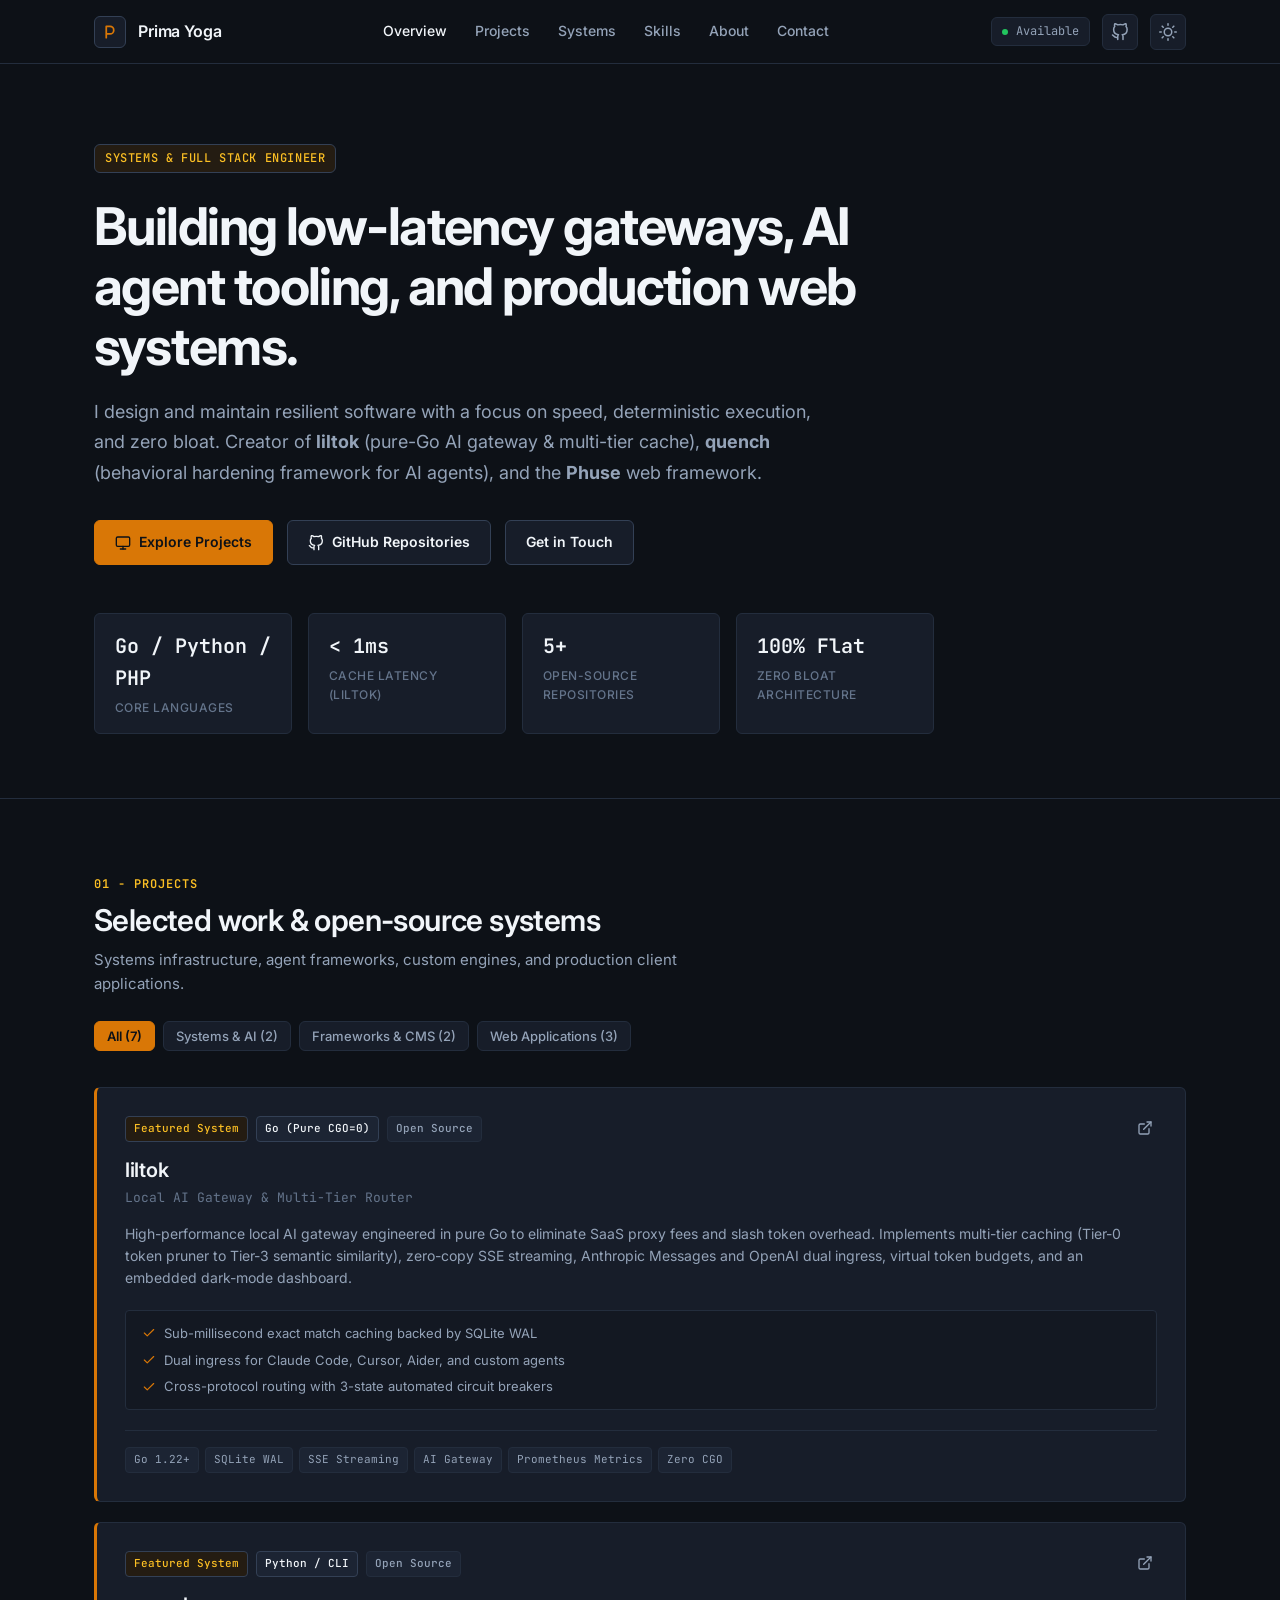
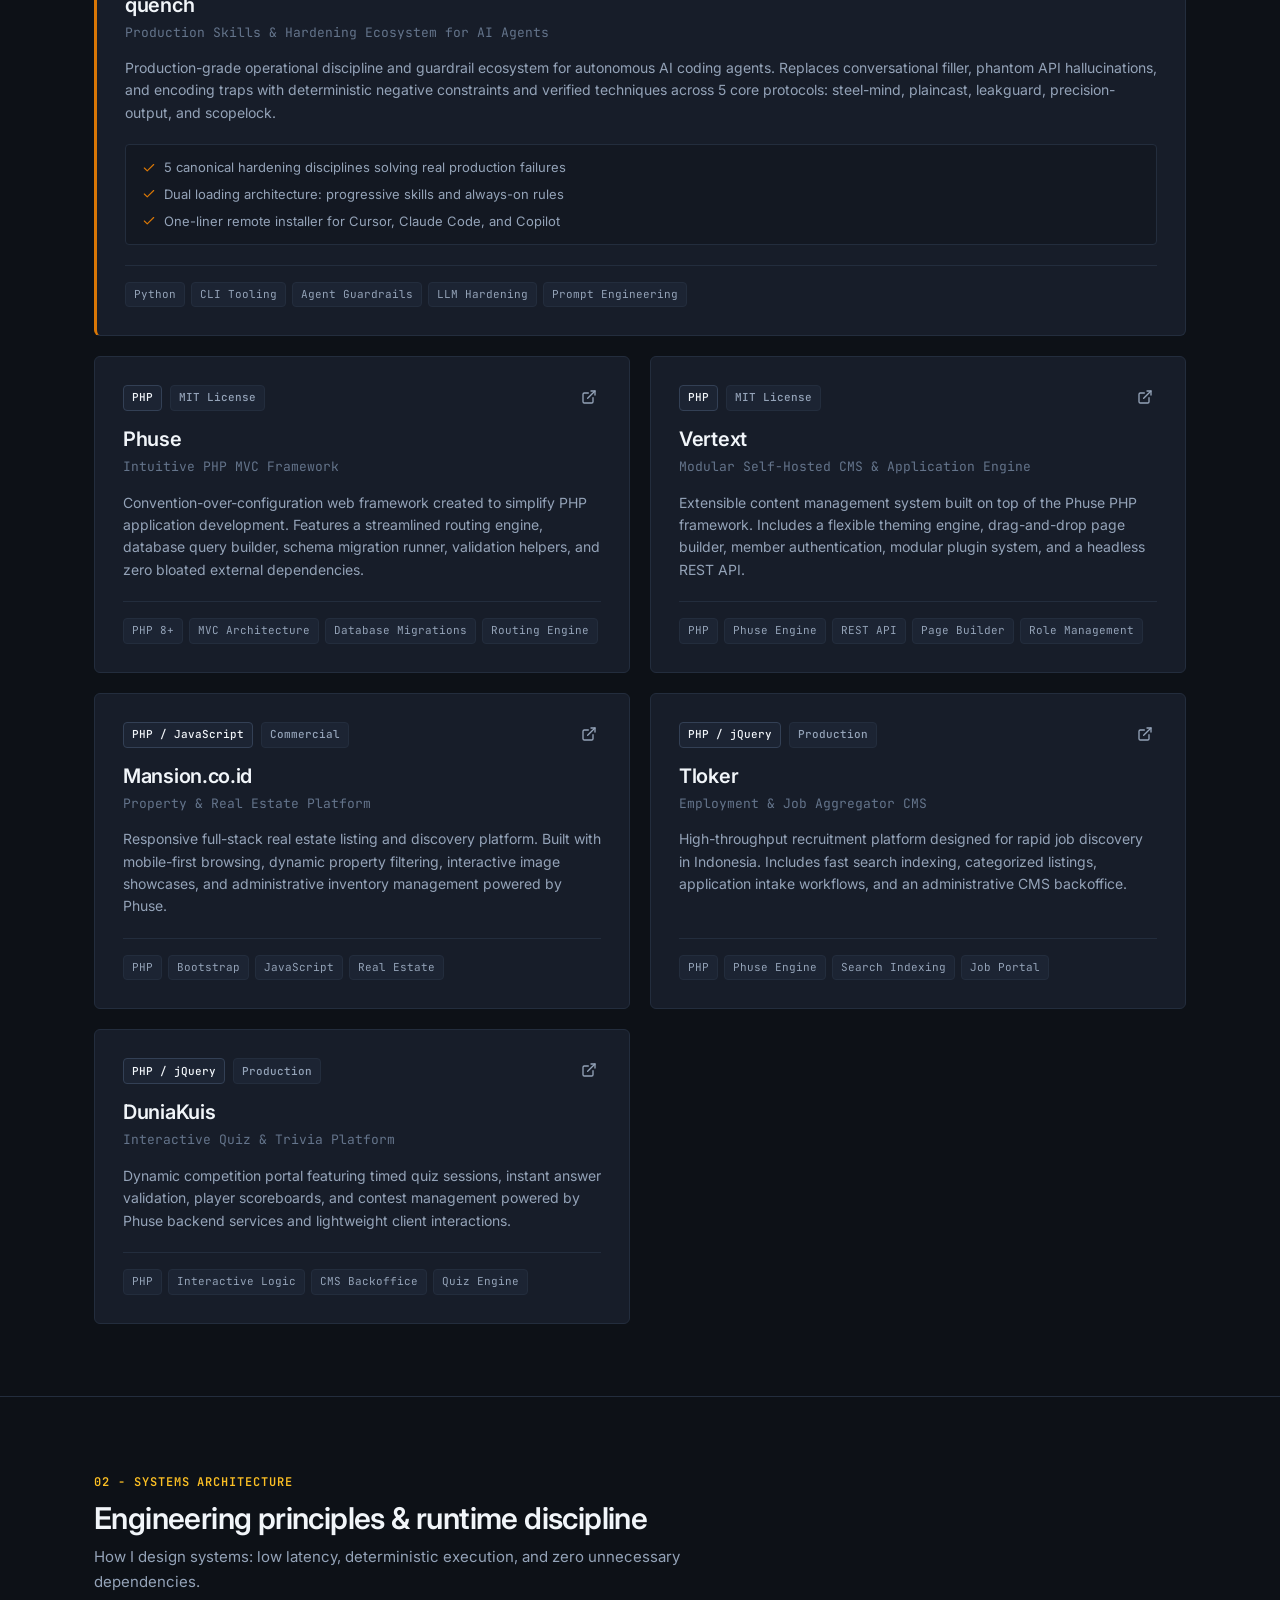
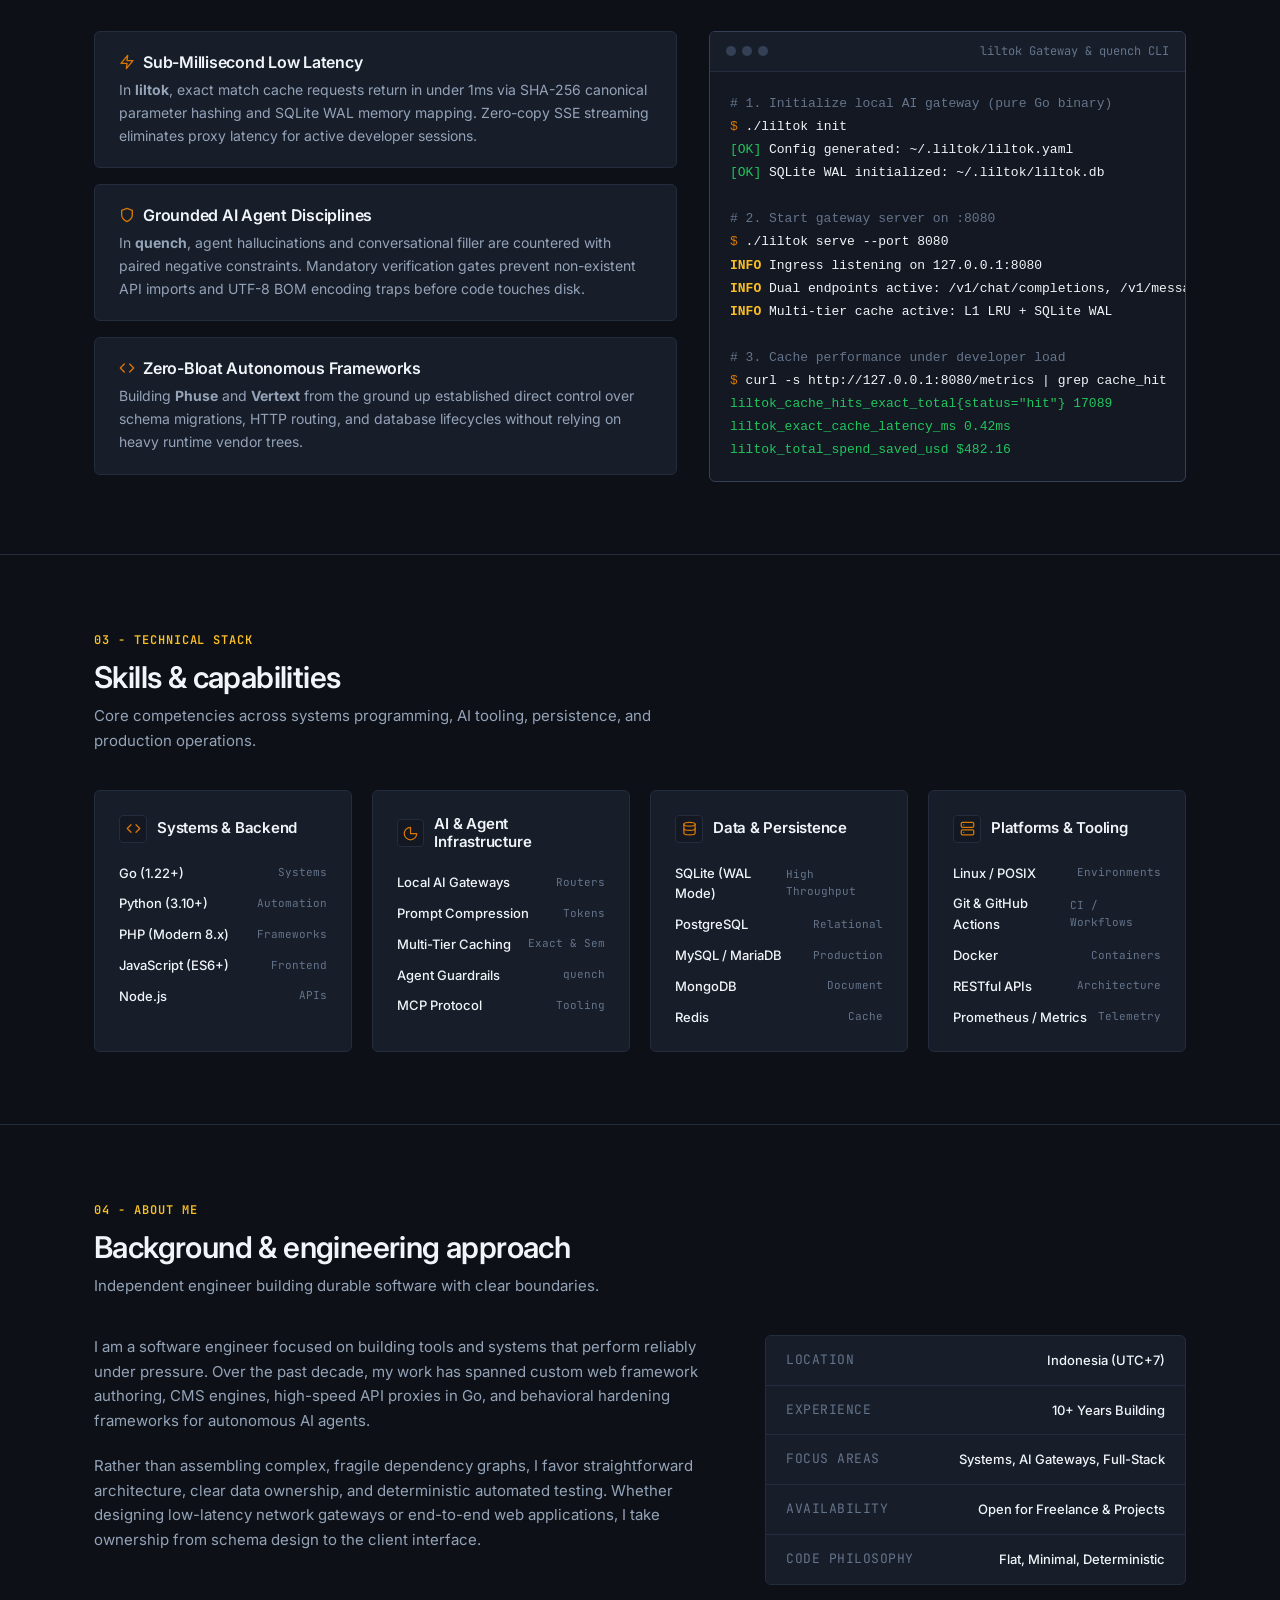
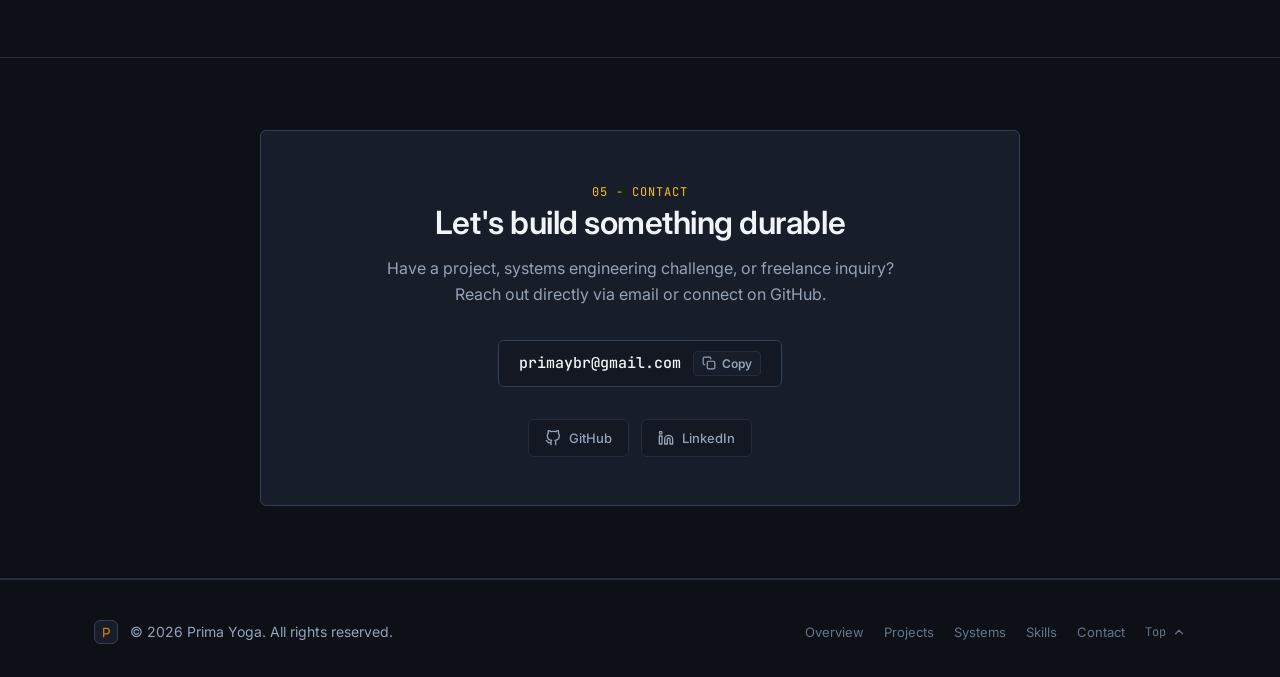
<file: index.html>
<!DOCTYPE html>
<html lang="en" data-theme="dark">
<head>
  <meta charset="UTF-8">
  <script>
    (function () {
      try {
        var stored = localStorage.getItem('pf-theme');
        var theme = stored || 'dark';
        document.documentElement.setAttribute('data-theme', theme);
      } catch (e) {}
    })();
  </script>
  <meta name="viewport" content="width=device-width, initial-scale=1">

  <!-- SEO Meta Tags -->
  <title>Prima Yoga - Systems &amp; Full Stack Engineer</title>
  <meta name="description" content="Portfolio of Prima Yoga - Systems &amp; Full Stack Engineer. Creator of liltok (local AI gateway in Go), quench (AI agent skills ecosystem in Python), and Phuse PHP framework.">
  <meta name="keywords" content="Prima Yoga, Systems Engineer, Full Stack Developer, Go, Python, PHP, AI Gateway, liltok, quench, Phuse, Vertext, Web Development">
  <meta name="author" content="Prima Yoga">
  <meta name="robots" content="index, follow">
  <link rel="canonical" href="https://primaybr.github.io/">

  <!-- Open Graph / Social -->
  <meta property="og:type" content="website">
  <meta property="og:url" content="https://primaybr.github.io/">
  <meta property="og:title" content="Prima Yoga - Systems &amp; Full Stack Engineer">
  <meta property="og:description" content="Portfolio of Prima Yoga. Creator of liltok (local AI gateway in Go), quench (AI agent skills ecosystem in Python), and Phuse PHP framework.">
  <meta property="og:image" content="https://primaybr.github.io/assets/images/favicon.svg">

  <meta property="twitter:card" content="summary">
  <meta property="twitter:url" content="https://primaybr.github.io/">
  <meta property="twitter:title" content="Prima Yoga - Systems &amp; Full Stack Engineer">
  <meta property="twitter:description" content="Low-latency gateways, AI agent ecosystems, and production web platforms.">

  <link rel="icon" type="image/svg+xml" href="assets/images/favicon.svg">

  <!-- Structured Data -->
  <script type="application/ld+json">
  {
    "@context": "https://schema.org",
    "@type": "Person",
    "name": "Prima Yoga",
    "url": "https://primaybr.github.io",
    "sameAs": [
      "https://github.com/primaybr",
      "https://linkedin.com/in/primayoga"
    ],
    "jobTitle": "Systems & Full Stack Engineer",
    "description": "Software engineer specializing in high-performance local AI gateways, agent tooling, and scalable web architectures.",
    "knowsAbout": [
      "Go", "Python", "PHP", "AI Gateways", "LLM Guardrails", "SQLite WAL",
      "PostgreSQL", "MySQL", "REST APIs", "MVC Frameworks", "Systems Engineering"
    ]
  }
  </script>

  <script type="application/ld+json">
  {
    "@context": "https://schema.org",
    "@type": "ItemList",
    "name": "Prima Yoga Projects",
    "itemListElement": [
      {
        "@type": "SoftwareSourceCode",
        "position": 1,
        "name": "liltok",
        "description": "Ultra-fast local AI gateway and multi-tier router engineered in Go to eliminate SaaS fees through caching.",
        "codeRepository": "https://github.com/primaybr/liltok",
        "programmingLanguage": "Go"
      },
      {
        "@type": "SoftwareSourceCode",
        "position": 2,
        "name": "quench",
        "description": "Hardened skills and guardrails ecosystem for autonomous AI coding agents in Python.",
        "codeRepository": "https://github.com/primaybr/quench",
        "programmingLanguage": "Python"
      },
      {
        "@type": "SoftwareSourceCode",
        "position": 3,
        "name": "Phuse",
        "description": "Intuitive, convention-over-configuration PHP web framework.",
        "codeRepository": "https://github.com/primaybr/phuse",
        "programmingLanguage": "PHP"
      },
      {
        "@type": "SoftwareSourceCode",
        "position": 4,
        "name": "Vertext",
        "description": "Modular, self-hosted CMS and application engine built on Phuse.",
        "codeRepository": "https://github.com/primaybr/vertext",
        "programmingLanguage": "PHP"
      },
      {
        "@type": "WebSite",
        "position": 5,
        "name": "Mansion.co.id",
        "description": "Responsive real estate and commercial property platform.",
        "url": "https://mansion.co.id"
      },
      {
        "@type": "WebSite",
        "position": 6,
        "name": "Tloker",
        "description": "Full-stack job portal CMS built on Phuse framework.",
        "url": "https://tloker.com"
      },
      {
        "@type": "WebSite",
        "position": 7,
        "name": "DuniaKuis",
        "description": "Interactive quiz and knowledge competition platform.",
        "url": "https://duniakuis.id"
      }
    ]
  }
  </script>

  <!-- Google Fonts: Inter and JetBrains Mono -->
  <link rel="preconnect" href="https://fonts.googleapis.com">
  <link rel="preconnect" href="https://fonts.gstatic.com" crossorigin>
  <link href="https://fonts.googleapis.com/css2?family=Inter:wght@400;500;600;700&family=JetBrains+Mono:wght@400;500;600&display=swap" rel="stylesheet">

  <link rel="stylesheet" href="assets/css/portfolio.css">
</head>
<body>

  <!-- Navigation -->
  <header class="nav-header">
    <div class="container nav-container">
      <a class="brand" href="#overview">
        <span class="brand-mark" aria-hidden="true">
          <svg viewBox="0 0 32 32" fill="none" stroke="currentColor" stroke-width="2.8" stroke-linecap="round" stroke-linejoin="round">
            <path d="M10 25V7h6a6 6 0 0 1 0 12h-6" />
          </svg>
        </span>
        Prima Yoga
      </a>

      <nav class="nav-menu" aria-label="Main Navigation">
        <a href="#overview" class="nav-link active">Overview</a>
        <a href="#projects" class="nav-link">Projects</a>
        <a href="#systems" class="nav-link">Systems</a>
        <a href="#skills" class="nav-link">Skills</a>
        <a href="#about" class="nav-link">About</a>
        <a href="#contact" class="nav-link">Contact</a>
      </nav>

      <div class="nav-actions">
        <div class="status-badge" title="Open for freelance and technical roles">
          <span class="status-dot"></span>
          <span>Available</span>
        </div>

        <a href="https://github.com/primaybr" target="_blank" rel="noopener noreferrer" class="icon-button" aria-label="GitHub Profile">
          <svg viewBox="0 0 24 24" fill="none" stroke="currentColor" stroke-width="2" stroke-linecap="round" stroke-linejoin="round">
            <path d="M9 19c-5 1.5-5-2.5-7-3m14 6v-3.87a3.37 3.37 0 0 0-.94-2.61c3.14-.35 6.44-1.54 6.44-7A5.44 5.44 0 0 0 20 4.77 5.07 5.07 0 0 0 19.91 1S18.73.65 16 2.48a13.38 13.38 0 0 0-7 0C6.27.65 5.09 1 5.09 1A5.07 5.07 0 0 0 5 4.77a5.44 5.44 0 0 0-1.5 3.78c0 5.42 3.3 6.61 6.44 7A3.37 3.37 0 0 0 9 18.13V22"></path>
          </svg>
        </a>

        <button type="button" class="icon-button theme-toggle" aria-label="Toggle theme">
          <svg class="icon-sun" viewBox="0 0 24 24" fill="none" stroke="currentColor" stroke-width="2" stroke-linecap="round" stroke-linejoin="round">
            <circle cx="12" cy="12" r="5"></circle>
            <line x1="12" y1="1" x2="12" y2="3"></line>
            <line x1="12" y1="21" x2="12" y2="23"></line>
            <line x1="4.22" y1="4.22" x2="5.64" y2="5.64"></line>
            <line x1="18.36" y1="18.36" x2="19.78" y2="19.78"></line>
            <line x1="1" y1="12" x2="3" y2="12"></line>
            <line x1="21" y1="12" x2="23" y2="12"></line>
            <line x1="4.22" y1="19.78" x2="5.64" y2="18.36"></line>
            <line x1="18.36" y1="5.64" x2="19.78" y2="4.22"></line>
          </svg>
          <svg class="icon-moon" viewBox="0 0 24 24" fill="none" stroke="currentColor" stroke-width="2" stroke-linecap="round" stroke-linejoin="round">
            <path d="M21 12.79A9 9 0 1 1 11.21 3 7 7 0 0 0 21 12.79z"></path>
          </svg>
        </button>

        <button type="button" class="icon-button mobile-toggle" aria-label="Toggle navigation menu" aria-expanded="false">
          <svg viewBox="0 0 24 24" fill="none" stroke="currentColor" stroke-width="2" stroke-linecap="round" stroke-linejoin="round">
            <line x1="3" y1="12" x2="21" y2="12"></line>
            <line x1="3" y1="6" x2="21" y2="6"></line>
            <line x1="3" y1="18" x2="21" y2="18"></line>
          </svg>
        </button>
      </div>
    </div>
  </header>

  <main>

    <!-- Hero Section -->
    <header class="hero-section" id="overview">
      <div class="container">
        <div class="hero-inner">
          <div class="eyebrow-chip">
            <span>Systems &amp; Full Stack Engineer</span>
          </div>

          <h1 class="hero-title">
            Building low-latency gateways, AI agent tooling, and production web systems.
          </h1>

          <p class="hero-lead">
            I design and maintain resilient software with a focus on speed, deterministic execution, and zero bloat. Creator of <strong>liltok</strong> (pure-Go AI gateway &amp; multi-tier cache), <strong>quench</strong> (behavioral hardening framework for AI agents), and the <strong>Phuse</strong> web framework.
          </p>

          <div class="hero-buttons">
            <a href="#projects" class="btn btn-primary">
              <svg viewBox="0 0 24 24" fill="none" stroke="currentColor" stroke-width="2" stroke-linecap="round" stroke-linejoin="round">
                <rect x="2" y="3" width="20" height="14" rx="2" ry="2"></rect>
                <line x1="8" y1="21" x2="16" y2="21"></line>
                <line x1="12" y1="17" x2="12" y2="21"></line>
              </svg>
              Explore Projects
            </a>
            <a href="https://github.com/primaybr" target="_blank" rel="noopener noreferrer" class="btn btn-outline">
              <svg viewBox="0 0 24 24" fill="none" stroke="currentColor" stroke-width="2" stroke-linecap="round" stroke-linejoin="round">
                <path d="M9 19c-5 1.5-5-2.5-7-3m14 6v-3.87a3.37 3.37 0 0 0-.94-2.61c3.14-.35 6.44-1.54 6.44-7A5.44 5.44 0 0 0 20 4.77 5.07 5.07 0 0 0 19.91 1S18.73.65 16 2.48a13.38 13.38 0 0 0-7 0C6.27.65 5.09 1 5.09 1A5.07 5.07 0 0 0 5 4.77a5.44 5.44 0 0 0-1.5 3.78c0 5.42 3.3 6.61 6.44 7A3.37 3.37 0 0 0 9 18.13V22"></path>
              </svg>
              GitHub Repositories
            </a>
            <a href="#contact" class="btn btn-outline">
              Get in Touch
            </a>
          </div>

          <!-- Flat Stat Strip -->
          <div class="stat-strip">
            <div class="stat-card">
              <div class="stat-value">Go / Python / PHP</div>
              <div class="stat-label">Core Languages</div>
            </div>
            <div class="stat-card">
              <div class="stat-value">&lt; 1ms</div>
              <div class="stat-label">Cache Latency (liltok)</div>
            </div>
            <div class="stat-card">
              <div class="stat-value">5+</div>
              <div class="stat-label">Open-Source Repositories</div>
            </div>
            <div class="stat-card">
              <div class="stat-value">100% Flat</div>
              <div class="stat-label">Zero Bloat Architecture</div>
            </div>
          </div>
        </div>
      </div>
    </header>

    <!-- Projects Section -->
    <section class="section" id="projects">
      <div class="container">
        <div class="section-head">
          <div class="section-intro">
            <span class="section-tag">01 - Projects</span>
            <h2 class="section-title">Selected work &amp; open-source systems</h2>
            <p class="section-subtitle">Systems infrastructure, agent frameworks, custom engines, and production client applications.</p>
          </div>

          <div class="filter-bar" role="tablist" aria-label="Project category filter">
            <button type="button" class="filter-btn active" data-filter="all">All (7)</button>
            <button type="button" class="filter-btn" data-filter="systems">Systems &amp; AI (2)</button>
            <button type="button" class="filter-btn" data-filter="frameworks">Frameworks &amp; CMS (2)</button>
            <button type="button" class="filter-btn" data-filter="web">Web Applications (3)</button>
          </div>
        </div>

        <div class="projects-grid">

          <!-- 1. liltok (Featured) -->
          <article class="project-card featured" data-category="systems">
            <div class="project-card-top">
              <div class="project-meta-badges">
                <span class="badge badge-featured">Featured System</span>
                <span class="badge badge-lang">Go (Pure CGO=0)</span>
                <span class="badge">Open Source</span>
              </div>
              <div class="project-links-corner">
                <a href="https://github.com/primaybr/liltok" target="_blank" rel="noopener noreferrer" class="project-icon-link" aria-label="liltok GitHub repository">
                  <svg viewBox="0 0 24 24" fill="none" stroke="currentColor" stroke-width="2" stroke-linecap="round" stroke-linejoin="round">
                    <path d="M18 13v6a2 2 0 0 1-2 2H5a2 2 0 0 1-2-2V8a2 2 0 0 1 2-2h6"></path>
                    <polyline points="15 3 21 3 21 9"></polyline>
                    <line x1="10" y1="14" x2="21" y2="3"></line>
                  </svg>
                </a>
              </div>
            </div>

            <h3 class="project-title">liltok</h3>
            <p class="project-subtitle">Local AI Gateway &amp; Multi-Tier Router</p>
            <p class="project-desc">
              High-performance local AI gateway engineered in pure Go to eliminate SaaS proxy fees and slash token overhead. Implements multi-tier caching (Tier-0 token pruner to Tier-3 semantic similarity), zero-copy SSE streaming, Anthropic Messages and OpenAI dual ingress, virtual token budgets, and an embedded dark-mode dashboard.
            </p>

            <div class="project-highlights">
              <div class="highlight-item">
                <svg viewBox="0 0 24 24" fill="none" stroke="currentColor" stroke-width="2" stroke-linecap="round" stroke-linejoin="round">
                  <polyline points="20 6 9 17 4 12"></polyline>
                </svg>
                <span>Sub-millisecond exact match caching backed by SQLite WAL</span>
              </div>
              <div class="highlight-item">
                <svg viewBox="0 0 24 24" fill="none" stroke="currentColor" stroke-width="2" stroke-linecap="round" stroke-linejoin="round">
                  <polyline points="20 6 9 17 4 12"></polyline>
                </svg>
                <span>Dual ingress for Claude Code, Cursor, Aider, and custom agents</span>
              </div>
              <div class="highlight-item">
                <svg viewBox="0 0 24 24" fill="none" stroke="currentColor" stroke-width="2" stroke-linecap="round" stroke-linejoin="round">
                  <polyline points="20 6 9 17 4 12"></polyline>
                </svg>
                <span>Cross-protocol routing with 3-state automated circuit breakers</span>
              </div>
            </div>

            <div class="project-tags">
              <span class="tech-tag">Go 1.22+</span>
              <span class="tech-tag">SQLite WAL</span>
              <span class="tech-tag">SSE Streaming</span>
              <span class="tech-tag">AI Gateway</span>
              <span class="tech-tag">Prometheus Metrics</span>
              <span class="tech-tag">Zero CGO</span>
            </div>
          </article>

          <!-- 2. quench (Featured) -->
          <article class="project-card featured" data-category="systems">
            <div class="project-card-top">
              <div class="project-meta-badges">
                <span class="badge badge-featured">Featured System</span>
                <span class="badge badge-lang">Python / CLI</span>
                <span class="badge">Open Source</span>
              </div>
              <div class="project-links-corner">
                <a href="https://github.com/primaybr/quench" target="_blank" rel="noopener noreferrer" class="project-icon-link" aria-label="quench GitHub repository">
                  <svg viewBox="0 0 24 24" fill="none" stroke="currentColor" stroke-width="2" stroke-linecap="round" stroke-linejoin="round">
                    <path d="M18 13v6a2 2 0 0 1-2 2H5a2 2 0 0 1-2-2V8a2 2 0 0 1 2-2h6"></path>
                    <polyline points="15 3 21 3 21 9"></polyline>
                    <line x1="10" y1="14" x2="21" y2="3"></line>
                  </svg>
                </a>
              </div>
            </div>

            <h3 class="project-title">quench</h3>
            <p class="project-subtitle">Production Skills &amp; Hardening Ecosystem for AI Agents</p>
            <p class="project-desc">
              Production-grade operational discipline and guardrail ecosystem for autonomous AI coding agents. Replaces conversational filler, phantom API hallucinations, and encoding traps with deterministic negative constraints and verified techniques across 5 core protocols: steel-mind, plaincast, leakguard, precision-output, and scopelock.
            </p>

            <div class="project-highlights">
              <div class="highlight-item">
                <svg viewBox="0 0 24 24" fill="none" stroke="currentColor" stroke-width="2" stroke-linecap="round" stroke-linejoin="round">
                  <polyline points="20 6 9 17 4 12"></polyline>
                </svg>
                <span>5 canonical hardening disciplines solving real production failures</span>
              </div>
              <div class="highlight-item">
                <svg viewBox="0 0 24 24" fill="none" stroke="currentColor" stroke-width="2" stroke-linecap="round" stroke-linejoin="round">
                  <polyline points="20 6 9 17 4 12"></polyline>
                </svg>
                <span>Dual loading architecture: progressive skills and always-on rules</span>
              </div>
              <div class="highlight-item">
                <svg viewBox="0 0 24 24" fill="none" stroke="currentColor" stroke-width="2" stroke-linecap="round" stroke-linejoin="round">
                  <polyline points="20 6 9 17 4 12"></polyline>
                </svg>
                <span>One-liner remote installer for Cursor, Claude Code, and Copilot</span>
              </div>
            </div>

            <div class="project-tags">
              <span class="tech-tag">Python</span>
              <span class="tech-tag">CLI Tooling</span>
              <span class="tech-tag">Agent Guardrails</span>
              <span class="tech-tag">LLM Hardening</span>
              <span class="tech-tag">Prompt Engineering</span>
            </div>
          </article>

          <!-- 3. Phuse -->
          <article class="project-card" data-category="frameworks">
            <div class="project-card-top">
              <div class="project-meta-badges">
                <span class="badge badge-lang">PHP</span>
                <span class="badge">MIT License</span>
              </div>
              <div class="project-links-corner">
                <a href="https://github.com/primaybr/phuse" target="_blank" rel="noopener noreferrer" class="project-icon-link" aria-label="Phuse GitHub repository">
                  <svg viewBox="0 0 24 24" fill="none" stroke="currentColor" stroke-width="2" stroke-linecap="round" stroke-linejoin="round">
                    <path d="M18 13v6a2 2 0 0 1-2 2H5a2 2 0 0 1-2-2V8a2 2 0 0 1 2-2h6"></path>
                    <polyline points="15 3 21 3 21 9"></polyline>
                    <line x1="10" y1="14" x2="21" y2="3"></line>
                  </svg>
                </a>
              </div>
            </div>

            <h3 class="project-title">Phuse</h3>
            <p class="project-subtitle">Intuitive PHP MVC Framework</p>
            <p class="project-desc">
              Convention-over-configuration web framework created to simplify PHP application development. Features a streamlined routing engine, database query builder, schema migration runner, validation helpers, and zero bloated external dependencies.
            </p>

            <div class="project-tags">
              <span class="tech-tag">PHP 8+</span>
              <span class="tech-tag">MVC Architecture</span>
              <span class="tech-tag">Database Migrations</span>
              <span class="tech-tag">Routing Engine</span>
            </div>
          </article>

          <!-- 4. Vertext -->
          <article class="project-card" data-category="frameworks">
            <div class="project-card-top">
              <div class="project-meta-badges">
                <span class="badge badge-lang">PHP</span>
                <span class="badge">MIT License</span>
              </div>
              <div class="project-links-corner">
                <a href="https://github.com/primaybr/vertext" target="_blank" rel="noopener noreferrer" class="project-icon-link" aria-label="Vertext GitHub repository">
                  <svg viewBox="0 0 24 24" fill="none" stroke="currentColor" stroke-width="2" stroke-linecap="round" stroke-linejoin="round">
                    <path d="M18 13v6a2 2 0 0 1-2 2H5a2 2 0 0 1-2-2V8a2 2 0 0 1 2-2h6"></path>
                    <polyline points="15 3 21 3 21 9"></polyline>
                    <line x1="10" y1="14" x2="21" y2="3"></line>
                  </svg>
                </a>
              </div>
            </div>

            <h3 class="project-title">Vertext</h3>
            <p class="project-subtitle">Modular Self-Hosted CMS &amp; Application Engine</p>
            <p class="project-desc">
              Extensible content management system built on top of the Phuse PHP framework. Includes a flexible theming engine, drag-and-drop page builder, member authentication, modular plugin system, and a headless REST API.
            </p>

            <div class="project-tags">
              <span class="tech-tag">PHP</span>
              <span class="tech-tag">Phuse Engine</span>
              <span class="tech-tag">REST API</span>
              <span class="tech-tag">Page Builder</span>
              <span class="tech-tag">Role Management</span>
            </div>
          </article>

          <!-- 5. Mansion.co.id -->
          <article class="project-card" data-category="web">
            <div class="project-card-top">
              <div class="project-meta-badges">
                <span class="badge badge-lang">PHP / JavaScript</span>
                <span class="badge">Commercial</span>
              </div>
              <div class="project-links-corner">
                <a href="https://mansion.co.id/" target="_blank" rel="noopener noreferrer" class="project-icon-link" aria-label="Mansion.co.id live website">
                  <svg viewBox="0 0 24 24" fill="none" stroke="currentColor" stroke-width="2" stroke-linecap="round" stroke-linejoin="round">
                    <path d="M18 13v6a2 2 0 0 1-2 2H5a2 2 0 0 1-2-2V8a2 2 0 0 1 2-2h6"></path>
                    <polyline points="15 3 21 3 21 9"></polyline>
                    <line x1="10" y1="14" x2="21" y2="3"></line>
                  </svg>
                </a>
              </div>
            </div>

            <h3 class="project-title">Mansion.co.id</h3>
            <p class="project-subtitle">Property &amp; Real Estate Platform</p>
            <p class="project-desc">
              Responsive full-stack real estate listing and discovery platform. Built with mobile-first browsing, dynamic property filtering, interactive image showcases, and administrative inventory management powered by Phuse.
            </p>

            <div class="project-tags">
              <span class="tech-tag">PHP</span>
              <span class="tech-tag">Bootstrap</span>
              <span class="tech-tag">JavaScript</span>
              <span class="tech-tag">Real Estate</span>
            </div>
          </article>

          <!-- 6. Tloker -->
          <article class="project-card" data-category="web">
            <div class="project-card-top">
              <div class="project-meta-badges">
                <span class="badge badge-lang">PHP / jQuery</span>
                <span class="badge">Production</span>
              </div>
              <div class="project-links-corner">
                <a href="https://tloker.com/" target="_blank" rel="noopener noreferrer" class="project-icon-link" aria-label="Tloker live website">
                  <svg viewBox="0 0 24 24" fill="none" stroke="currentColor" stroke-width="2" stroke-linecap="round" stroke-linejoin="round">
                    <path d="M18 13v6a2 2 0 0 1-2 2H5a2 2 0 0 1-2-2V8a2 2 0 0 1 2-2h6"></path>
                    <polyline points="15 3 21 3 21 9"></polyline>
                    <line x1="10" y1="14" x2="21" y2="3"></line>
                  </svg>
                </a>
              </div>
            </div>

            <h3 class="project-title">Tloker</h3>
            <p class="project-subtitle">Employment &amp; Job Aggregator CMS</p>
            <p class="project-desc">
              High-throughput recruitment platform designed for rapid job discovery in Indonesia. Includes fast search indexing, categorized listings, application intake workflows, and an administrative CMS backoffice.
            </p>

            <div class="project-tags">
              <span class="tech-tag">PHP</span>
              <span class="tech-tag">Phuse Engine</span>
              <span class="tech-tag">Search Indexing</span>
              <span class="tech-tag">Job Portal</span>
            </div>
          </article>

          <!-- 7. DuniaKuis -->
          <article class="project-card" data-category="web">
            <div class="project-card-top">
              <div class="project-meta-badges">
                <span class="badge badge-lang">PHP / jQuery</span>
                <span class="badge">Production</span>
              </div>
              <div class="project-links-corner">
                <a href="https://duniakuis.id/" target="_blank" rel="noopener noreferrer" class="project-icon-link" aria-label="DuniaKuis live website">
                  <svg viewBox="0 0 24 24" fill="none" stroke="currentColor" stroke-width="2" stroke-linecap="round" stroke-linejoin="round">
                    <path d="M18 13v6a2 2 0 0 1-2 2H5a2 2 0 0 1-2-2V8a2 2 0 0 1 2-2h6"></path>
                    <polyline points="15 3 21 3 21 9"></polyline>
                    <line x1="10" y1="14" x2="21" y2="3"></line>
                  </svg>
                </a>
              </div>
            </div>

            <h3 class="project-title">DuniaKuis</h3>
            <p class="project-subtitle">Interactive Quiz &amp; Trivia Platform</p>
            <p class="project-desc">
              Dynamic competition portal featuring timed quiz sessions, instant answer validation, player scoreboards, and contest management powered by Phuse backend services and lightweight client interactions.
            </p>

            <div class="project-tags">
              <span class="tech-tag">PHP</span>
              <span class="tech-tag">Interactive Logic</span>
              <span class="tech-tag">CMS Backoffice</span>
              <span class="tech-tag">Quiz Engine</span>
            </div>
          </article>

        </div>
      </div>
    </section>

    <!-- Architecture & Systems Section -->
    <section class="section" id="systems">
      <div class="container">
        <div class="section-head">
          <div class="section-intro">
            <span class="section-tag">02 - Systems Architecture</span>
            <h2 class="section-title">Engineering principles &amp; runtime discipline</h2>
            <p class="section-subtitle">How I design systems: low latency, deterministic execution, and zero unnecessary dependencies.</p>
          </div>
        </div>

        <div class="arch-grid">
          <div class="principles-list">
            <div class="principle-card">
              <h3>
                <svg viewBox="0 0 24 24" fill="none" stroke="currentColor" stroke-width="2" stroke-linecap="round" stroke-linejoin="round">
                  <polygon points="13 2 3 14 12 14 11 22 21 10 12 10 13 2"></polygon>
                </svg>
                Sub-Millisecond Low Latency
              </h3>
              <p>
                In <strong>liltok</strong>, exact match cache requests return in under 1ms via SHA-256 canonical parameter hashing and SQLite WAL memory mapping. Zero-copy SSE streaming eliminates proxy latency for active developer sessions.
              </p>
            </div>

            <div class="principle-card">
              <h3>
                <svg viewBox="0 0 24 24" fill="none" stroke="currentColor" stroke-width="2" stroke-linecap="round" stroke-linejoin="round">
                  <path d="M12 22s8-4 8-10V5l-8-3-8 3v7c0 6 8 10 8 10z"></path>
                </svg>
                Grounded AI Agent Disciplines
              </h3>
              <p>
                In <strong>quench</strong>, agent hallucinations and conversational filler are countered with paired negative constraints. Mandatory verification gates prevent non-existent API imports and UTF-8 BOM encoding traps before code touches disk.
              </p>
            </div>

            <div class="principle-card">
              <h3>
                <svg viewBox="0 0 24 24" fill="none" stroke="currentColor" stroke-width="2" stroke-linecap="round" stroke-linejoin="round">
                  <polyline points="16 18 22 12 16 6"></polyline>
                  <polyline points="8 6 2 12 8 18"></polyline>
                </svg>
                Zero-Bloat Autonomous Frameworks
              </h3>
              <p>
                Building <strong>Phuse</strong> and <strong>Vertext</strong> from the ground up established direct control over schema migrations, HTTP routing, and database lifecycles without relying on heavy runtime vendor trees.
              </p>
            </div>
          </div>

          <!-- Flat Code Terminal Box -->
          <div class="terminal-box">
            <div class="terminal-header">
              <div class="terminal-dots">
                <span class="terminal-dot"></span>
                <span class="terminal-dot"></span>
                <span class="terminal-dot"></span>
              </div>
              <span class="terminal-title">liltok Gateway &amp; quench CLI</span>
            </div>
            <pre class="terminal-body"><code><span class="code-comment"># 1. Initialize local AI gateway (pure Go binary)</span>
<span class="code-prompt">$</span> ./liltok init
<span class="code-success">[OK]</span> Config generated: ~/.liltok/liltok.yaml
<span class="code-success">[OK]</span> SQLite WAL initialized: ~/.liltok/liltok.db

<span class="code-comment"># 2. Start gateway server on :8080</span>
<span class="code-prompt">$</span> ./liltok serve --port 8080
<span class="code-highlight">INFO</span> Ingress listening on 127.0.0.1:8080
<span class="code-highlight">INFO</span> Dual endpoints active: /v1/chat/completions, /v1/messages
<span class="code-highlight">INFO</span> Multi-tier cache active: L1 LRU + SQLite WAL

<span class="code-comment"># 3. Cache performance under developer load</span>
<span class="code-prompt">$</span> curl -s http://127.0.0.1:8080/metrics | grep cache_hit
<span class="code-success">liltok_cache_hits_exact_total{status="hit"} 17089</span>
<span class="code-success">liltok_exact_cache_latency_ms 0.42ms</span>
<span class="code-success">liltok_total_spend_saved_usd $482.16</span></code></pre>
          </div>
        </div>
      </div>
    </section>

    <!-- Skills Matrix Section -->
    <section class="section" id="skills">
      <div class="container">
        <div class="section-head">
          <div class="section-intro">
            <span class="section-tag">03 - Technical Stack</span>
            <h2 class="section-title">Skills &amp; capabilities</h2>
            <p class="section-subtitle">Core competencies across systems programming, AI tooling, persistence, and production operations.</p>
          </div>
        </div>

        <div class="skills-grid">
          <div class="skill-category-card">
            <div class="skill-cat-header">
              <div class="skill-cat-icon">
                <svg viewBox="0 0 24 24" fill="none" stroke="currentColor" stroke-width="2" stroke-linecap="round" stroke-linejoin="round">
                  <polyline points="16 18 22 12 16 6"></polyline>
                  <polyline points="8 6 2 12 8 18"></polyline>
                </svg>
              </div>
              <h3>Systems &amp; Backend</h3>
            </div>
            <div class="skill-item-list">
              <div class="skill-item">
                <span class="skill-item-name">Go (1.22+)</span>
                <span class="skill-item-level">Systems</span>
              </div>
              <div class="skill-item">
                <span class="skill-item-name">Python (3.10+)</span>
                <span class="skill-item-level">Automation</span>
              </div>
              <div class="skill-item">
                <span class="skill-item-name">PHP (Modern 8.x)</span>
                <span class="skill-item-level">Frameworks</span>
              </div>
              <div class="skill-item">
                <span class="skill-item-name">JavaScript (ES6+)</span>
                <span class="skill-item-level">Frontend</span>
              </div>
              <div class="skill-item">
                <span class="skill-item-name">Node.js</span>
                <span class="skill-item-level">APIs</span>
              </div>
            </div>
          </div>

          <div class="skill-category-card">
            <div class="skill-cat-header">
              <div class="skill-cat-icon">
                <svg viewBox="0 0 24 24" fill="none" stroke="currentColor" stroke-width="2" stroke-linecap="round" stroke-linejoin="round">
                  <path d="M12 2a10 10 0 1 0 10 10H12V2z"></path>
                </svg>
              </div>
              <h3>AI &amp; Agent Infrastructure</h3>
            </div>
            <div class="skill-item-list">
              <div class="skill-item">
                <span class="skill-item-name">Local AI Gateways</span>
                <span class="skill-item-level">Routers</span>
              </div>
              <div class="skill-item">
                <span class="skill-item-name">Prompt Compression</span>
                <span class="skill-item-level">Tokens</span>
              </div>
              <div class="skill-item">
                <span class="skill-item-name">Multi-Tier Caching</span>
                <span class="skill-item-level">Exact &amp; Sem</span>
              </div>
              <div class="skill-item">
                <span class="skill-item-name">Agent Guardrails</span>
                <span class="skill-item-level">quench</span>
              </div>
              <div class="skill-item">
                <span class="skill-item-name">MCP Protocol</span>
                <span class="skill-item-level">Tooling</span>
              </div>
            </div>
          </div>

          <div class="skill-category-card">
            <div class="skill-cat-header">
              <div class="skill-cat-icon">
                <svg viewBox="0 0 24 24" fill="none" stroke="currentColor" stroke-width="2" stroke-linecap="round" stroke-linejoin="round">
                  <ellipse cx="12" cy="5" rx="9" ry="3"></ellipse>
                  <path d="M21 12c0 1.66-4 3-9 3s-9-1.34-9-3"></path>
                  <path d="M3 5v14c0 1.66 4 3 9 3s9-1.34 9-3V5"></path>
                </svg>
              </div>
              <h3>Data &amp; Persistence</h3>
            </div>
            <div class="skill-item-list">
              <div class="skill-item">
                <span class="skill-item-name">SQLite (WAL Mode)</span>
                <span class="skill-item-level">High Throughput</span>
              </div>
              <div class="skill-item">
                <span class="skill-item-name">PostgreSQL</span>
                <span class="skill-item-level">Relational</span>
              </div>
              <div class="skill-item">
                <span class="skill-item-name">MySQL / MariaDB</span>
                <span class="skill-item-level">Production</span>
              </div>
              <div class="skill-item">
                <span class="skill-item-name">MongoDB</span>
                <span class="skill-item-level">Document</span>
              </div>
              <div class="skill-item">
                <span class="skill-item-name">Redis</span>
                <span class="skill-item-level">Cache</span>
              </div>
            </div>
          </div>

          <div class="skill-category-card">
            <div class="skill-cat-header">
              <div class="skill-cat-icon">
                <svg viewBox="0 0 24 24" fill="none" stroke="currentColor" stroke-width="2" stroke-linecap="round" stroke-linejoin="round">
                  <rect x="2" y="2" width="20" height="8" rx="2" ry="2"></rect>
                  <rect x="2" y="14" width="20" height="8" rx="2" ry="2"></rect>
                  <line x1="6" y1="6" x2="6.01" y2="6"></line>
                  <line x1="6" y1="18" x2="6.01" y2="18"></line>
                </svg>
              </div>
              <h3>Platforms &amp; Tooling</h3>
            </div>
            <div class="skill-item-list">
              <div class="skill-item">
                <span class="skill-item-name">Linux / POSIX</span>
                <span class="skill-item-level">Environments</span>
              </div>
              <div class="skill-item">
                <span class="skill-item-name">Git &amp; GitHub Actions</span>
                <span class="skill-item-level">CI / Workflows</span>
              </div>
              <div class="skill-item">
                <span class="skill-item-name">Docker</span>
                <span class="skill-item-level">Containers</span>
              </div>
              <div class="skill-item">
                <span class="skill-item-name">RESTful APIs</span>
                <span class="skill-item-level">Architecture</span>
              </div>
              <div class="skill-item">
                <span class="skill-item-name">Prometheus / Metrics</span>
                <span class="skill-item-level">Telemetry</span>
              </div>
            </div>
          </div>
        </div>
      </div>
    </section>

    <!-- About Section -->
    <section class="section" id="about">
      <div class="container">
        <div class="section-head">
          <div class="section-intro">
            <span class="section-tag">04 - About Me</span>
            <h2 class="section-title">Background &amp; engineering approach</h2>
            <p class="section-subtitle">Independent engineer building durable software with clear boundaries.</p>
          </div>
        </div>

        <div class="about-grid">
          <div class="about-text">
            <p>
              I am a software engineer focused on building tools and systems that perform reliably under pressure. Over the past decade, my work has spanned custom web framework authoring, CMS engines, high-speed API proxies in Go, and behavioral hardening frameworks for autonomous AI agents.
            </p>
            <p>
              Rather than assembling complex, fragile dependency graphs, I favor straightforward architecture, clear data ownership, and deterministic automated testing. Whether designing low-latency network gateways or end-to-end web applications, I take ownership from schema design to the client interface.
            </p>
          </div>

          <div class="about-specs">
            <div class="spec-row">
              <span class="spec-label">Location</span>
              <span class="spec-value">Indonesia (UTC+7)</span>
            </div>
            <div class="spec-row">
              <span class="spec-label">Experience</span>
              <span class="spec-value">10+ Years Building</span>
            </div>
            <div class="spec-row">
              <span class="spec-label">Focus Areas</span>
              <span class="spec-value">Systems, AI Gateways, Full-Stack</span>
            </div>
            <div class="spec-row">
              <span class="spec-label">Availability</span>
              <span class="spec-value">Open for Freelance &amp; Projects</span>
            </div>
            <div class="spec-row">
              <span class="spec-label">Code Philosophy</span>
              <span class="spec-value">Flat, Minimal, Deterministic</span>
            </div>
          </div>
        </div>
      </div>
    </section>

    <!-- Contact Section -->
    <section class="section" id="contact">
      <div class="container">
        <div class="contact-box">
          <span class="contact-eyebrow">05 - Contact</span>
          <h2 class="contact-title">Let's build something durable</h2>
          <p class="contact-desc">
            Have a project, systems engineering challenge, or freelance inquiry? Reach out directly via email or connect on GitHub.
          </p>

          <div class="contact-actions">
            <div class="email-pill">
              <span>primaybr@gmail.com</span>
              <button type="button" class="copy-btn" aria-label="Copy email address">
                <svg viewBox="0 0 24 24" fill="none" stroke="currentColor" stroke-width="2" stroke-linecap="round" stroke-linejoin="round" style="width:14px;height:14px;">
                  <rect x="9" y="9" width="13" height="13" rx="2" ry="2"></rect>
                  <path d="M5 15H4a2 2 0 0 1-2-2V4a2 2 0 0 1 2-2h9a2 2 0 0 1 2 2v1"></path>
                </svg>
                Copy
              </button>
            </div>
          </div>

          <div class="social-links">
            <a href="https://github.com/primaybr" target="_blank" rel="noopener noreferrer" class="social-button">
              <svg viewBox="0 0 24 24" fill="none" stroke="currentColor" stroke-width="2" stroke-linecap="round" stroke-linejoin="round">
                <path d="M9 19c-5 1.5-5-2.5-7-3m14 6v-3.87a3.37 3.37 0 0 0-.94-2.61c3.14-.35 6.44-1.54 6.44-7A5.44 5.44 0 0 0 20 4.77 5.07 5.07 0 0 0 19.91 1S18.73.65 16 2.48a13.38 13.38 0 0 0-7 0C6.27.65 5.09 1 5.09 1A5.07 5.07 0 0 0 5 4.77a5.44 5.44 0 0 0-1.5 3.78c0 5.42 3.3 6.61 6.44 7A3.37 3.37 0 0 0 9 18.13V22"></path>
              </svg>
              GitHub
            </a>
            <a href="https://linkedin.com/in/primayoga" target="_blank" rel="noopener noreferrer" class="social-button">
              <svg viewBox="0 0 24 24" fill="none" stroke="currentColor" stroke-width="2" stroke-linecap="round" stroke-linejoin="round">
                <path d="M16 8a6 6 0 0 1 6 6v7h-4v-7a2 2 0 0 0-2-2 2 2 0 0 0-2 2v7h-4v-7a6 6 0 0 1 6-6z"></path>
                <rect x="2" y="9" width="4" height="12"></rect>
                <circle cx="4" cy="4" r="2"></circle>
              </svg>
              LinkedIn
            </a>
          </div>
        </div>
      </div>
    </section>

  </main>

  <!-- Footer -->
  <footer class="footer">
    <div class="container footer-inner">
      <div class="footer-left">
        <span class="brand-mark" style="width:24px;height:24px;" aria-hidden="true">
          <svg viewBox="0 0 32 32" fill="none" stroke="currentColor" stroke-width="2.8" stroke-linecap="round" stroke-linejoin="round" style="width:15px;height:15px;">
            <path d="M10 25V7h6a6 6 0 0 1 0 12h-6" />
          </svg>
        </span>
        <span>&copy; <span id="year"></span> Prima Yoga. All rights reserved.</span>
      </div>

      <nav class="footer-nav" aria-label="Footer Navigation">
        <a href="#overview" class="footer-link">Overview</a>
        <a href="#projects" class="footer-link">Projects</a>
        <a href="#systems" class="footer-link">Systems</a>
        <a href="#skills" class="footer-link">Skills</a>
        <a href="#contact" class="footer-link">Contact</a>
        <a href="#overview" class="back-to-top">
          <span>Top</span>
          <svg viewBox="0 0 24 24" fill="none" stroke="currentColor" stroke-width="2" stroke-linecap="round" stroke-linejoin="round">
            <polyline points="18 15 12 9 6 15"></polyline>
          </svg>
        </a>
      </nav>
    </div>
  </footer>

  <script src="assets/js/scripts.js"></script>
</body>
</html>
</file>
<file: assets/css/portfolio.css>
/* Prima Yoga - Portfolio Stylesheet
   Design System: Simple, Professional, Flat, Thin Rounded Border, Minimal Shadow, Zero Gradients.
*/

:root {
  --font-sans: 'Inter', -apple-system, BlinkMacSystemFont, 'Segoe UI', Roboto, Helvetica, Arial, sans-serif;
  --font-mono: 'JetBrains Mono', ui-monospace, SFMono-Regular, Menlo, Monaco, Consolas, monospace;

  /* Theme: Dark (Default) */
  --bg: #0d1117;
  --bg-subtle: #131822;
  --surface: #171d29;
  --surface-hover: #1e2635;
  --surface-active: #242d3e;
  --border: #232d3d;
  --border-strong: #334055;
  --border-accent: #d97706;

  --text-primary: #f1f5f9;
  --text-secondary: #94a3b8;
  --text-muted: #64748b;

  --accent: #d97706;
  --accent-hover: #b45309;
  --accent-surface: #241c12;
  --accent-text: #fbbf24;
  --accent-contrast: #0d1117;

  --success: #22c55e;
  --success-surface: #0f2417;
  --tag-bg: #1c2433;
  --tag-text: #94a3b8;

  --radius-sm: 4px;
  --radius: 6px;
  --radius-md: 8px;

  --max-w: 1140px;
  --nav-height: 64px;
}

[data-theme="light"] {
  --bg: #f8fafc;
  --bg-subtle: #f1f5f9;
  --surface: #ffffff;
  --surface-hover: #f8fafc;
  --surface-active: #f1f5f9;
  --border: #e2e8f0;
  --border-strong: #cbd5e1;
  --border-accent: #d97706;

  --text-primary: #0f172a;
  --text-secondary: #475569;
  --text-muted: #64748b;

  --accent: #d97706;
  --accent-hover: #b45309;
  --accent-surface: #fef3c7;
  --accent-text: #92400e;
  --accent-contrast: #ffffff;

  --success: #16a34a;
  --success-surface: #dcfce7;
  --tag-bg: #f1f5f9;
  --tag-text: #475569;
}

/* Base reset */
*, *::before, *::after {
  box-sizing: border-box;
  margin: 0;
  padding: 0;
}

html {
  scroll-behavior: smooth;
  scroll-padding-top: calc(var(--nav-height) + 1.5rem);
  -webkit-text-size-adjust: 100%;
}

body {
  font-family: var(--font-sans);
  font-size: 0.9375rem;
  line-height: 1.6;
  color: var(--text-primary);
  background-color: var(--bg);
  -webkit-font-smoothing: antialiased;
  -moz-osx-font-smoothing: grayscale;
  transition: background-color 0.15s ease, color 0.15s ease;
}

h1, h2, h3, h4, h5, h6 {
  color: var(--text-primary);
  font-weight: 600;
  line-height: 1.25;
  letter-spacing: -0.015em;
}

p {
  color: var(--text-secondary);
  line-height: 1.65;
}

a {
  color: var(--text-primary);
  text-decoration: none;
  transition: color 0.15s ease;
}

a:hover {
  color: var(--accent);
}

ul {
  list-style: none;
}

button {
  font-family: inherit;
  cursor: pointer;
  border: none;
  background: none;
}

img, svg {
  display: block;
}

:focus-visible {
  outline: 2px solid var(--accent);
  outline-offset: 2px;
}

.container {
  width: 100%;
  max-width: var(--max-w);
  margin-left: auto;
  margin-right: auto;
  padding-left: 1.5rem;
  padding-right: 1.5rem;
}

/* ============================================================
   Navigation Bar
   ============================================================ */
.nav-header {
  position: sticky;
  top: 0;
  z-index: 100;
  height: var(--nav-height);
  background-color: var(--bg);
  border-bottom: 1px solid var(--border);
  transition: background-color 0.15s ease, border-color 0.15s ease;
}

.nav-container {
  height: 100%;
  display: flex;
  align-items: center;
  justify-content: space-between;
  gap: 1.5rem;
}

.brand {
  display: inline-flex;
  align-items: center;
  gap: 0.75rem;
  color: var(--text-primary);
  font-weight: 600;
  font-size: 1rem;
  letter-spacing: -0.01em;
}

.brand-mark {
  width: 32px;
  height: 32px;
  border-radius: var(--radius);
  background-color: var(--surface);
  border: 1px solid var(--border-strong);
  display: flex;
  align-items: center;
  justify-content: center;
  color: var(--accent);
  flex-shrink: 0;
}

.brand-mark svg {
  width: 20px;
  height: 20px;
}

.brand:hover {
  color: var(--text-primary);
}

.brand:hover .brand-mark {
  border-color: var(--accent);
}

.nav-menu {
  display: flex;
  align-items: center;
  gap: 1.75rem;
}

.nav-link {
  font-size: 0.875rem;
  font-weight: 500;
  color: var(--text-secondary);
  transition: color 0.15s ease;
}

.nav-link:hover,
.nav-link.active {
  color: var(--text-primary);
}

.nav-actions {
  display: flex;
  align-items: center;
  gap: 0.75rem;
}

.status-badge {
  display: inline-flex;
  align-items: center;
  gap: 0.5rem;
  padding: 0.25rem 0.625rem;
  font-size: 0.75rem;
  font-family: var(--font-mono);
  color: var(--text-secondary);
  background-color: var(--surface);
  border: 1px solid var(--border);
  border-radius: var(--radius);
}

.status-dot {
  width: 6px;
  height: 6px;
  border-radius: 50%;
  background-color: var(--success);
  flex-shrink: 0;
}

.icon-button {
  width: 36px;
  height: 36px;
  display: inline-flex;
  align-items: center;
  justify-content: center;
  border: 1px solid var(--border);
  border-radius: var(--radius);
  background-color: var(--surface);
  color: var(--text-secondary);
  transition: border-color 0.15s ease, color 0.15s ease, background-color 0.15s ease;
}

.icon-button:hover {
  border-color: var(--border-strong);
  color: var(--text-primary);
  background-color: var(--surface-hover);
}

.icon-button svg {
  width: 18px;
  height: 18px;
}

[data-theme="dark"] .icon-moon { display: none; }
[data-theme="dark"] .icon-sun { display: block; }
[data-theme="light"] .icon-sun { display: none; }
[data-theme="light"] .icon-moon { display: block; }

.mobile-toggle {
  display: none;
}

/* ============================================================
   Hero Section
   ============================================================ */
.hero-section {
  padding: 5rem 0 4rem;
  border-bottom: 1px solid var(--border);
}

.hero-inner {
  max-width: 840px;
}

.eyebrow-chip {
  display: inline-flex;
  align-items: center;
  gap: 0.5rem;
  padding: 0.25rem 0.625rem;
  font-family: var(--font-mono);
  font-size: 0.75rem;
  font-weight: 500;
  text-transform: uppercase;
  letter-spacing: 0.05em;
  color: var(--accent-text);
  background-color: var(--accent-surface);
  border: 1px solid var(--border-strong);
  border-radius: var(--radius);
  margin-bottom: 1.5rem;
}

.hero-title {
  font-size: clamp(2.25rem, 5vw, 3.25rem);
  font-weight: 700;
  line-height: 1.15;
  letter-spacing: -0.03em;
  margin-bottom: 1.25rem;
  color: var(--text-primary);
}

.hero-lead {
  font-size: 1.125rem;
  line-height: 1.7;
  color: var(--text-secondary);
  margin-bottom: 2rem;
  max-width: 720px;
}

.hero-buttons {
  display: flex;
  align-items: center;
  gap: 0.875rem;
  flex-wrap: wrap;
  margin-bottom: 3rem;
}

.btn {
  display: inline-flex;
  align-items: center;
  justify-content: center;
  gap: 0.5rem;
  padding: 0.625rem 1.25rem;
  font-size: 0.875rem;
  font-weight: 600;
  border-radius: var(--radius);
  border: 1px solid transparent;
  transition: background-color 0.15s ease, border-color 0.15s ease, color 0.15s ease;
  white-space: nowrap;
}

.btn svg {
  width: 16px;
  height: 16px;
  flex-shrink: 0;
}

.btn-primary {
  background-color: var(--accent);
  color: var(--accent-contrast);
  border-color: var(--accent);
}

.btn-primary:hover {
  background-color: var(--accent-hover);
  border-color: var(--accent-hover);
  color: var(--accent-contrast);
}

.btn-outline {
  background-color: var(--surface);
  color: var(--text-primary);
  border-color: var(--border-strong);
}

.btn-outline:hover {
  background-color: var(--surface-hover);
  border-color: var(--text-secondary);
  color: var(--text-primary);
}

/* Stat Grid */
.stat-strip {
  display: grid;
  grid-template-columns: repeat(4, 1fr);
  gap: 1rem;
}

.stat-card {
  padding: 1rem 1.25rem;
  background-color: var(--surface);
  border: 1px solid var(--border);
  border-radius: var(--radius);
  transition: border-color 0.15s ease;
}

.stat-card:hover {
  border-color: var(--border-strong);
}

.stat-value {
  font-family: var(--font-mono);
  font-size: 1.25rem;
  font-weight: 600;
  color: var(--text-primary);
  margin-bottom: 0.25rem;
}

.stat-label {
  font-size: 0.75rem;
  text-transform: uppercase;
  letter-spacing: 0.04em;
  color: var(--text-muted);
  font-weight: 500;
}

/* ============================================================
   Section Headers & Filter Controls
   ============================================================ */
.section {
  padding: 4.5rem 0;
  border-bottom: 1px solid var(--border);
}

.section-head {
  display: flex;
  align-items: flex-end;
  justify-content: space-between;
  gap: 1.5rem;
  margin-bottom: 2.25rem;
  flex-wrap: wrap;
}

.section-intro {
  max-width: 620px;
}

.section-tag {
  display: inline-block;
  font-family: var(--font-mono);
  font-size: 0.75rem;
  font-weight: 600;
  letter-spacing: 0.08em;
  text-transform: uppercase;
  color: var(--accent-text);
  margin-bottom: 0.5rem;
}

.section-title {
  font-size: 1.875rem;
  letter-spacing: -0.02em;
  margin-bottom: 0.5rem;
}

.section-subtitle {
  font-size: 0.9375rem;
  color: var(--text-secondary);
}

.filter-bar {
  display: flex;
  align-items: center;
  gap: 0.5rem;
  flex-wrap: wrap;
}

.filter-btn {
  padding: 0.375rem 0.75rem;
  font-size: 0.8125rem;
  font-weight: 500;
  color: var(--text-secondary);
  background-color: var(--surface);
  border: 1px solid var(--border);
  border-radius: var(--radius);
  transition: all 0.15s ease;
}

.filter-btn:hover {
  color: var(--text-primary);
  border-color: var(--border-strong);
}

.filter-btn.active {
  color: var(--accent-contrast);
  background-color: var(--accent);
  border-color: var(--accent);
  font-weight: 600;
}

/* ============================================================
   Projects Grid
   ============================================================ */
.projects-grid {
  display: grid;
  grid-template-columns: repeat(2, 1fr);
  gap: 1.25rem;
}

.project-card {
  background-color: var(--surface);
  border: 1px solid var(--border);
  border-radius: var(--radius);
  padding: 1.75rem;
  display: flex;
  flex-direction: column;
  transition: border-color 0.15s ease, background-color 0.15s ease;
  position: relative;
}

.project-card:hover {
  border-color: var(--border-strong);
  background-color: var(--surface-hover);
}

.project-card.featured {
  grid-column: span 2;
  border-left: 3px solid var(--accent);
}

.project-card-top {
  display: flex;
  align-items: flex-start;
  justify-content: space-between;
  gap: 1rem;
  margin-bottom: 1rem;
}

.project-meta-badges {
  display: flex;
  align-items: center;
  gap: 0.5rem;
  flex-wrap: wrap;
}

.badge {
  display: inline-flex;
  align-items: center;
  gap: 0.375rem;
  padding: 0.2rem 0.5rem;
  font-family: var(--font-mono);
  font-size: 0.6875rem;
  font-weight: 500;
  border-radius: var(--radius-sm);
  background-color: var(--tag-bg);
  color: var(--tag-text);
  border: 1px solid var(--border);
}

.badge-lang {
  color: var(--text-primary);
  border-color: var(--border-strong);
}

.badge-featured {
  background-color: var(--accent-surface);
  color: var(--accent-text);
  border-color: var(--border-strong);
}

.project-links-corner {
  display: flex;
  align-items: center;
  gap: 0.5rem;
}

.project-icon-link {
  color: var(--text-secondary);
  padding: 0.25rem;
  border-radius: var(--radius-sm);
  transition: color 0.15s ease;
}

.project-icon-link:hover {
  color: var(--accent);
}

.project-icon-link svg {
  width: 16px;
  height: 16px;
}

.project-title {
  font-size: 1.25rem;
  font-weight: 600;
  margin-bottom: 0.25rem;
}

.project-subtitle {
  font-size: 0.8125rem;
  font-family: var(--font-mono);
  color: var(--text-muted);
  margin-bottom: 0.875rem;
}

.project-desc {
  font-size: 0.875rem;
  color: var(--text-secondary);
  line-height: 1.6;
  margin-bottom: 1.25rem;
  flex-grow: 1;
}

.project-highlights {
  margin-bottom: 1.25rem;
  padding: 0.75rem 1rem;
  background-color: var(--bg-subtle);
  border: 1px solid var(--border);
  border-radius: var(--radius-sm);
}

.highlight-item {
  font-size: 0.8125rem;
  color: var(--text-secondary);
  display: flex;
  align-items: center;
  gap: 0.5rem;
}

.highlight-item + .highlight-item {
  margin-top: 0.375rem;
}

.highlight-item svg {
  width: 14px;
  height: 14px;
  color: var(--accent);
  flex-shrink: 0;
}

.project-tags {
  display: flex;
  flex-wrap: wrap;
  gap: 0.375rem;
  margin-top: auto;
  padding-top: 1rem;
  border-top: 1px solid var(--border);
}

.tech-tag {
  font-family: var(--font-mono);
  font-size: 0.6875rem;
  padding: 0.1875rem 0.5rem;
  background-color: var(--tag-bg);
  color: var(--tag-text);
  border: 1px solid var(--border);
  border-radius: var(--radius-sm);
}

/* ============================================================
   Architecture & Philosophy Section
   ============================================================ */
.arch-grid {
  display: grid;
  grid-template-columns: 1.1fr 0.9fr;
  gap: 2rem;
  align-items: start;
}

.principles-list {
  display: flex;
  flex-direction: column;
  gap: 1rem;
}

.principle-card {
  padding: 1.25rem 1.5rem;
  background-color: var(--surface);
  border: 1px solid var(--border);
  border-radius: var(--radius);
  transition: border-color 0.15s ease;
}

.principle-card:hover {
  border-color: var(--border-strong);
}

.principle-card h3 {
  font-size: 1rem;
  font-weight: 600;
  margin-bottom: 0.375rem;
  display: flex;
  align-items: center;
  gap: 0.5rem;
}

.principle-card h3 svg {
  width: 16px;
  height: 16px;
  color: var(--accent);
}

.principle-card p {
  font-size: 0.875rem;
}

/* Terminal / Code Box */
.terminal-box {
  background-color: var(--bg-subtle);
  border: 1px solid var(--border-strong);
  border-radius: var(--radius);
  overflow: hidden;
}

.terminal-header {
  display: flex;
  align-items: center;
  justify-content: space-between;
  padding: 0.625rem 1rem;
  background-color: var(--surface);
  border-bottom: 1px solid var(--border);
}

.terminal-dots {
  display: flex;
  align-items: center;
  gap: 0.375rem;
}

.terminal-dot {
  width: 10px;
  height: 10px;
  border-radius: 50%;
  background-color: var(--border-strong);
}

.terminal-title {
  font-family: var(--font-mono);
  font-size: 0.75rem;
  color: var(--text-muted);
}

.terminal-body {
  padding: 1.25rem;
  font-family: var(--font-mono);
  font-size: 0.8125rem;
  line-height: 1.7;
  color: var(--text-primary);
  overflow-x: auto;
}

.code-prompt {
  color: var(--accent);
  user-select: none;
}

.code-comment {
  color: var(--text-muted);
}

.code-highlight {
  color: var(--accent-text);
  font-weight: 600;
}

.code-success {
  color: var(--success);
}

/* ============================================================
   Skills Matrix
   ============================================================ */
.skills-grid {
  display: grid;
  grid-template-columns: repeat(4, 1fr);
  gap: 1.25rem;
}

.skill-category-card {
  background-color: var(--surface);
  border: 1px solid var(--border);
  border-radius: var(--radius);
  padding: 1.5rem;
  transition: border-color 0.15s ease;
}

.skill-category-card:hover {
  border-color: var(--border-strong);
}

.skill-cat-header {
  display: flex;
  align-items: center;
  gap: 0.625rem;
  margin-bottom: 1.25rem;
}

.skill-cat-icon {
  width: 28px;
  height: 28px;
  border-radius: var(--radius-sm);
  background-color: var(--bg-subtle);
  border: 1px solid var(--border);
  display: flex;
  align-items: center;
  justify-content: center;
  color: var(--accent);
}

.skill-cat-icon svg {
  width: 15px;
  height: 15px;
}

.skill-category-card h3 {
  font-size: 0.9375rem;
  font-weight: 600;
}

.skill-item-list {
  display: flex;
  flex-direction: column;
  gap: 0.625rem;
}

.skill-item {
  display: flex;
  align-items: center;
  justify-content: space-between;
  font-size: 0.8125rem;
  color: var(--text-secondary);
}

.skill-item-name {
  color: var(--text-primary);
  font-weight: 500;
}

.skill-item-level {
  font-family: var(--font-mono);
  font-size: 0.6875rem;
  color: var(--text-muted);
}

/* ============================================================
   About Section
   ============================================================ */
.about-grid {
  display: grid;
  grid-template-columns: 1.2fr 0.8fr;
  gap: 2.5rem;
  align-items: start;
}

.about-text p {
  margin-bottom: 1.25rem;
  font-size: 0.9375rem;
}

.about-specs {
  background-color: var(--surface);
  border: 1px solid var(--border);
  border-radius: var(--radius);
  overflow: hidden;
}

.spec-row {
  display: flex;
  justify-content: space-between;
  align-items: center;
  padding: 0.875rem 1.25rem;
  border-bottom: 1px solid var(--border);
  font-size: 0.8125rem;
}

.spec-row:last-child {
  border-bottom: none;
}

.spec-label {
  font-family: var(--font-mono);
  color: var(--text-muted);
  text-transform: uppercase;
  letter-spacing: 0.04em;
}

.spec-value {
  font-weight: 500;
  color: var(--text-primary);
}

/* ============================================================
   Contact Section
   ============================================================ */
.contact-box {
  background-color: var(--surface);
  border: 1px solid var(--border-strong);
  border-radius: var(--radius);
  padding: 3rem 2.5rem;
  max-width: 760px;
  margin: 0 auto;
  text-align: center;
}

.contact-eyebrow {
  font-family: var(--font-mono);
  font-size: 0.75rem;
  text-transform: uppercase;
  letter-spacing: 0.08em;
  color: var(--accent-text);
  margin-bottom: 0.5rem;
}

.contact-title {
  font-size: 2rem;
  margin-bottom: 0.75rem;
}

.contact-desc {
  font-size: 1rem;
  color: var(--text-secondary);
  max-width: 520px;
  margin: 0 auto 2rem;
}

.contact-actions {
  display: flex;
  align-items: center;
  justify-content: center;
  gap: 1rem;
  flex-wrap: wrap;
  margin-bottom: 2rem;
}

.email-pill {
  display: inline-flex;
  align-items: center;
  gap: 0.75rem;
  padding: 0.625rem 1.25rem;
  background-color: var(--bg-subtle);
  border: 1px solid var(--border-strong);
  border-radius: var(--radius);
  font-family: var(--font-mono);
  font-size: 0.9375rem;
  color: var(--text-primary);
  font-weight: 500;
}

.copy-btn {
  display: inline-flex;
  align-items: center;
  gap: 0.375rem;
  padding: 0.25rem 0.5rem;
  font-family: var(--font-sans);
  font-size: 0.75rem;
  font-weight: 600;
  color: var(--text-secondary);
  background-color: var(--surface);
  border: 1px solid var(--border);
  border-radius: var(--radius-sm);
  transition: all 0.15s ease;
}

.copy-btn:hover {
  color: var(--text-primary);
  border-color: var(--border-strong);
}

.social-links {
  display: flex;
  align-items: center;
  justify-content: center;
  gap: 0.75rem;
}

.social-button {
  display: inline-flex;
  align-items: center;
  gap: 0.5rem;
  padding: 0.5rem 1rem;
  background-color: var(--bg-subtle);
  border: 1px solid var(--border);
  border-radius: var(--radius);
  font-size: 0.8125rem;
  font-weight: 500;
  color: var(--text-secondary);
  transition: all 0.15s ease;
}

.social-button:hover {
  color: var(--text-primary);
  border-color: var(--border-strong);
  background-color: var(--surface-hover);
}

.social-button svg {
  width: 16px;
  height: 16px;
}

/* ============================================================
   Footer
   ============================================================ */
.footer {
  padding: 2.5rem 0;
  border-top: 1px solid var(--border);
  background-color: var(--bg);
}

.footer-inner {
  display: flex;
  align-items: center;
  justify-content: space-between;
  gap: 1.5rem;
  flex-wrap: wrap;
}

.footer-left {
  display: flex;
  align-items: center;
  gap: 0.75rem;
  font-size: 0.875rem;
  color: var(--text-secondary);
}

.footer-nav {
  display: flex;
  align-items: center;
  gap: 1.25rem;
}

.footer-link {
  font-size: 0.8125rem;
  color: var(--text-muted);
}

.footer-link:hover {
  color: var(--text-primary);
}

.back-to-top {
  display: inline-flex;
  align-items: center;
  gap: 0.375rem;
  font-family: var(--font-mono);
  font-size: 0.75rem;
  color: var(--text-muted);
}

.back-to-top:hover {
  color: var(--accent);
}

.back-to-top svg {
  width: 14px;
  height: 14px;
}

/* ============================================================
   Responsive Layout
   ============================================================ */
@media (max-width: 980px) {
  .projects-grid {
    grid-template-columns: 1fr;
  }
  .project-card.featured {
    grid-column: span 1;
  }
  .skills-grid {
    grid-template-columns: repeat(2, 1fr);
  }
  .stat-strip {
    grid-template-columns: repeat(2, 1fr);
  }
  .arch-grid {
    grid-template-columns: 1fr;
  }
  .about-grid {
    grid-template-columns: 1fr;
  }
}

@media (max-width: 720px) {
  .nav-menu {
    position: absolute;
    top: var(--nav-height);
    left: 0;
    right: 0;
    flex-direction: column;
    align-items: stretch;
    background-color: var(--surface);
    border-bottom: 1px solid var(--border);
    padding: 1rem 1.5rem;
    gap: 0.25rem;
    display: none;
  }

  .nav-menu.is-open {
    display: flex;
  }

  .nav-link {
    padding: 0.625rem 0;
    font-size: 0.9375rem;
  }

  .status-badge {
    display: none;
  }

  .mobile-toggle {
    display: inline-flex;
  }

  .section {
    padding: 3.5rem 0;
  }

  .hero-section {
    padding: 3.5rem 0 3rem;
  }

  .skills-grid {
    grid-template-columns: 1fr;
  }

  .contact-box {
    padding: 2rem 1.5rem;
  }

  .footer-inner {
    flex-direction: column;
    align-items: flex-start;
  }
}
</file>
